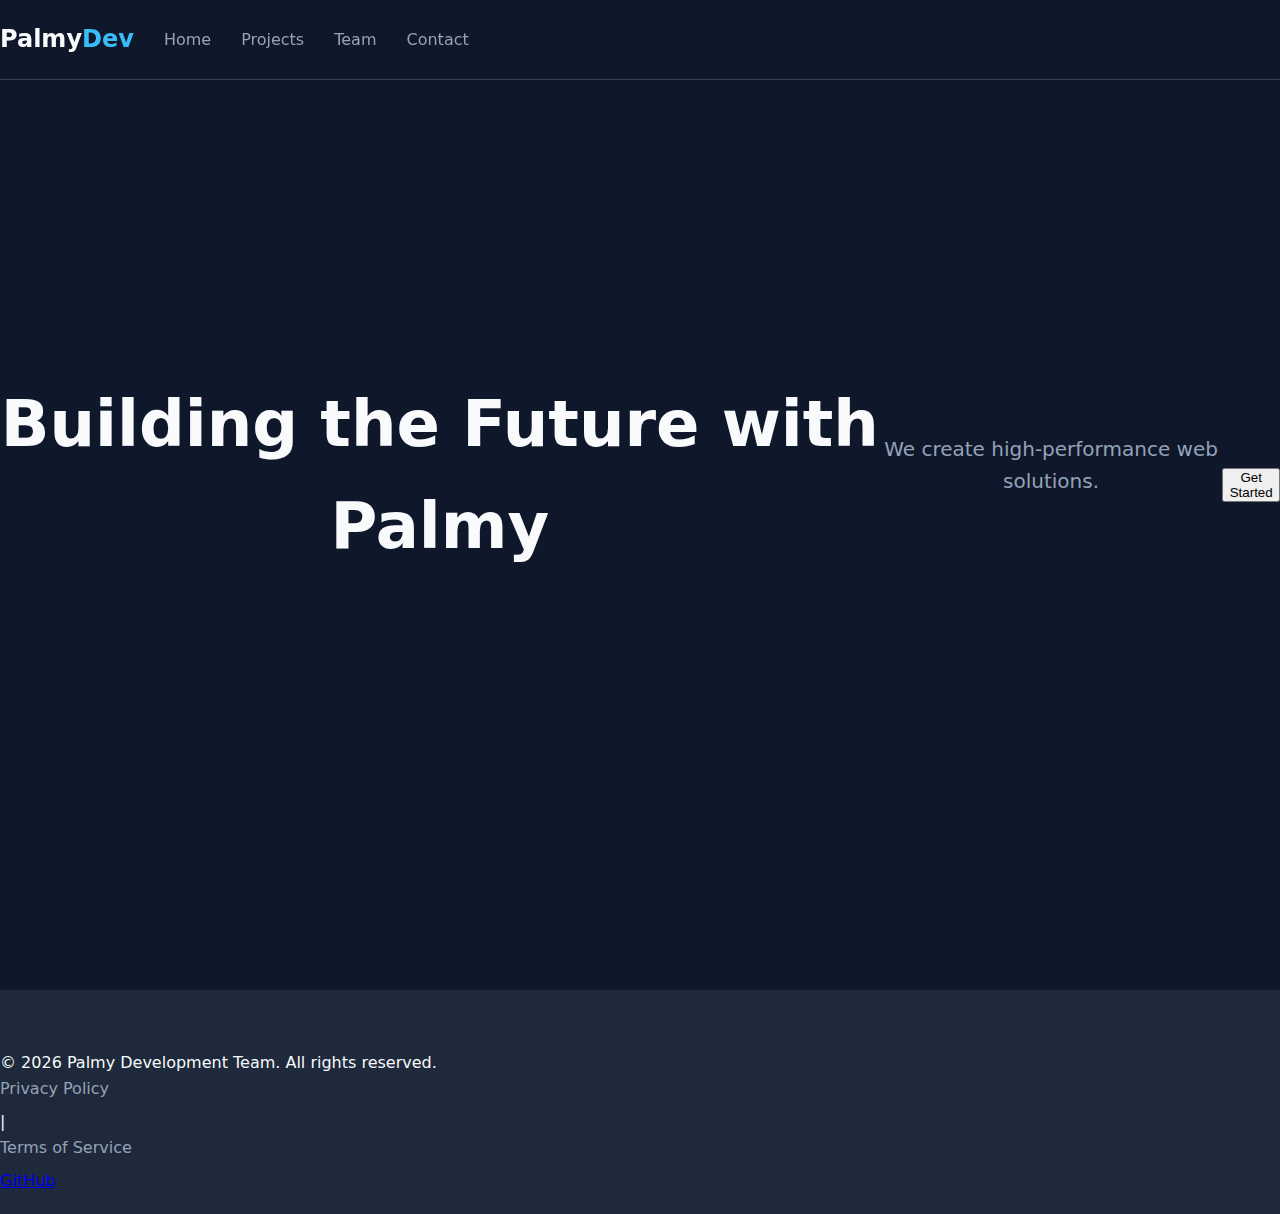
<file: index.html>
<!DOCTYPE html>
<html lang="en">
<head>
    <meta charset="UTF-8">
    <meta name="viewport" content="width=device-width, initial-scale=1.0">
    <title>Palmy Dev Team</title>
    <link rel="stylesheet" href="style.css">
</head>
<body>

    <nav class="navbar">
        <div class="logo">Palmy<span>Dev</span></div>
        <ul class="nav-links">
            <li><a href="#home">Home</a></li>
            <li><a href="#projects">Projects</a></li>
            <li><a href="#team">Team</a></li>
            <li><a href="#contact">Contact</a></li>
        </ul>
    </nav>

    <main>
        <section id="home" class="hero">
            <h1>Building the Future with Palmy</h1>
            <p>We create high-performance web solutions.</p>
            <button id="cta-btn">Get Started</button>
        </section>
    </main>

    <footer class="footer">
    <p>&copy; 2026 Palmy Development Team. All rights reserved.</p>
    <div class="footer-links">
        <a href="privacy.html">Privacy Policy</a> | 
        <a href="terms.html">Terms of Service</a>
    </div>
    <div class="socials">
        <a href="#">GitHub</a>
    </div>
</footer>

    <script src="script.js"></script>
</body>
</html>
</file>
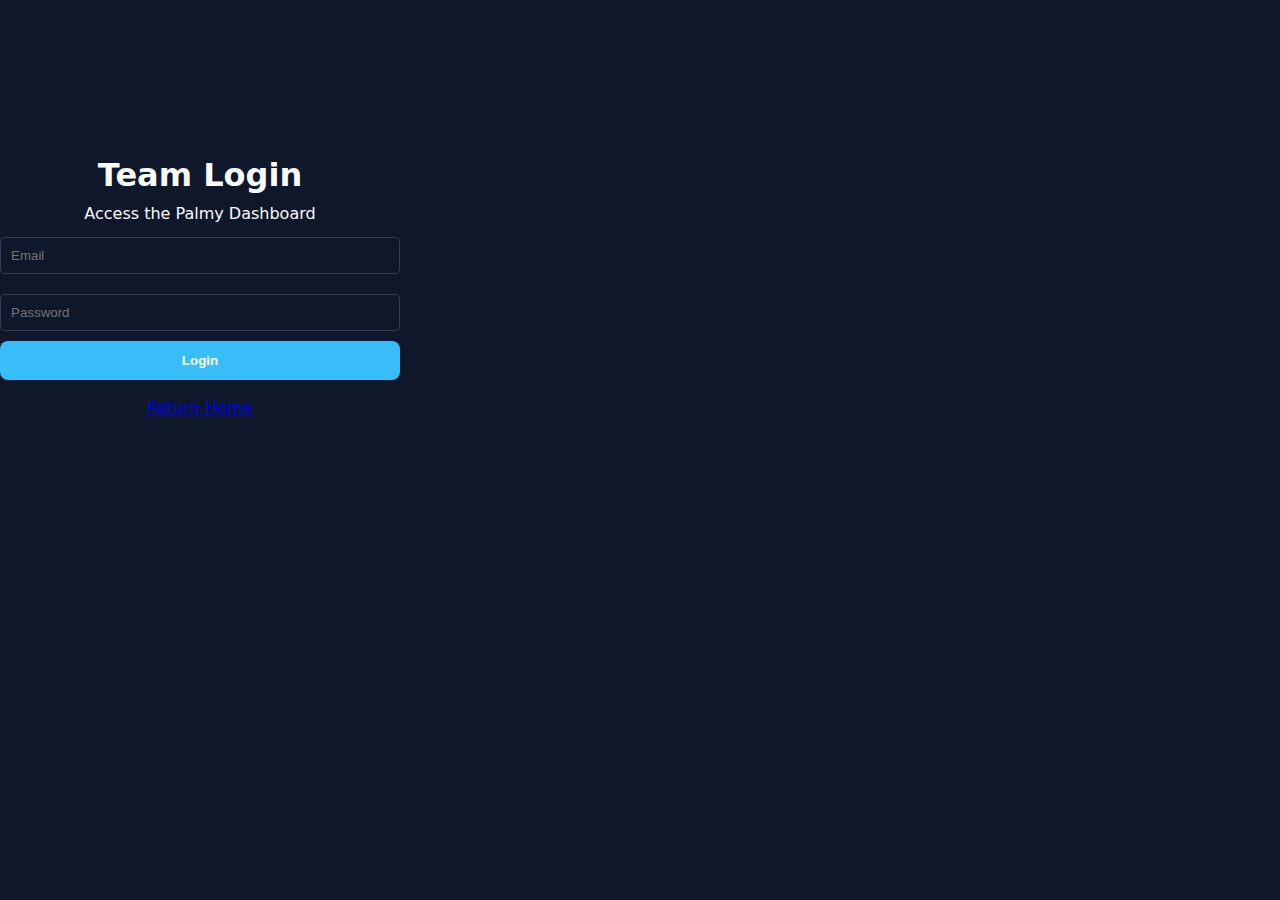
<file: login.html>
<!DOCTYPE html>
<html lang="en">
<head>
    <meta charset="UTF-8">
    <meta name="viewport" content="width=device-width, initial-scale=1.0">
    <title>Palmy Dev | Team Login</title>
    <link rel="stylesheet" href="style.css">
</head>
<body>
    <div class="legal-wrapper" style="max-width: 400px; margin-top: 150px; text-align: center;">
        <h1>Team Login</h1>
        <p>Access the Palmy Dashboard</p>
        
        <form id="login-form">
            <input type="email" id="email" placeholder="Email" required 
                   style="width: 100%; padding: 10px; margin: 10px 0; border-radius: 5px; border: 1px solid #334155; background: #0f172a; color: white;">
            <input type="password" id="password" placeholder="Password" required 
                   style="width: 100%; padding: 10px; margin: 10px 0; border-radius: 5px; border: 1px solid #334155; background: #0f172a; color: white;">
            <button type="submit" class="btn primary" style="width: 100%;">Login</button>
        </form>
        
        <p id="auth-message" style="margin-top: 15px; font-size: 0.8rem; color: #38bdf8;"></p>
        <a href="index.html" class="back-btn" style="margin-top: 20px;">Return Home</a>
    </div>

    <script type="module" src="script.js"></script>
</body>
</html>
</file>
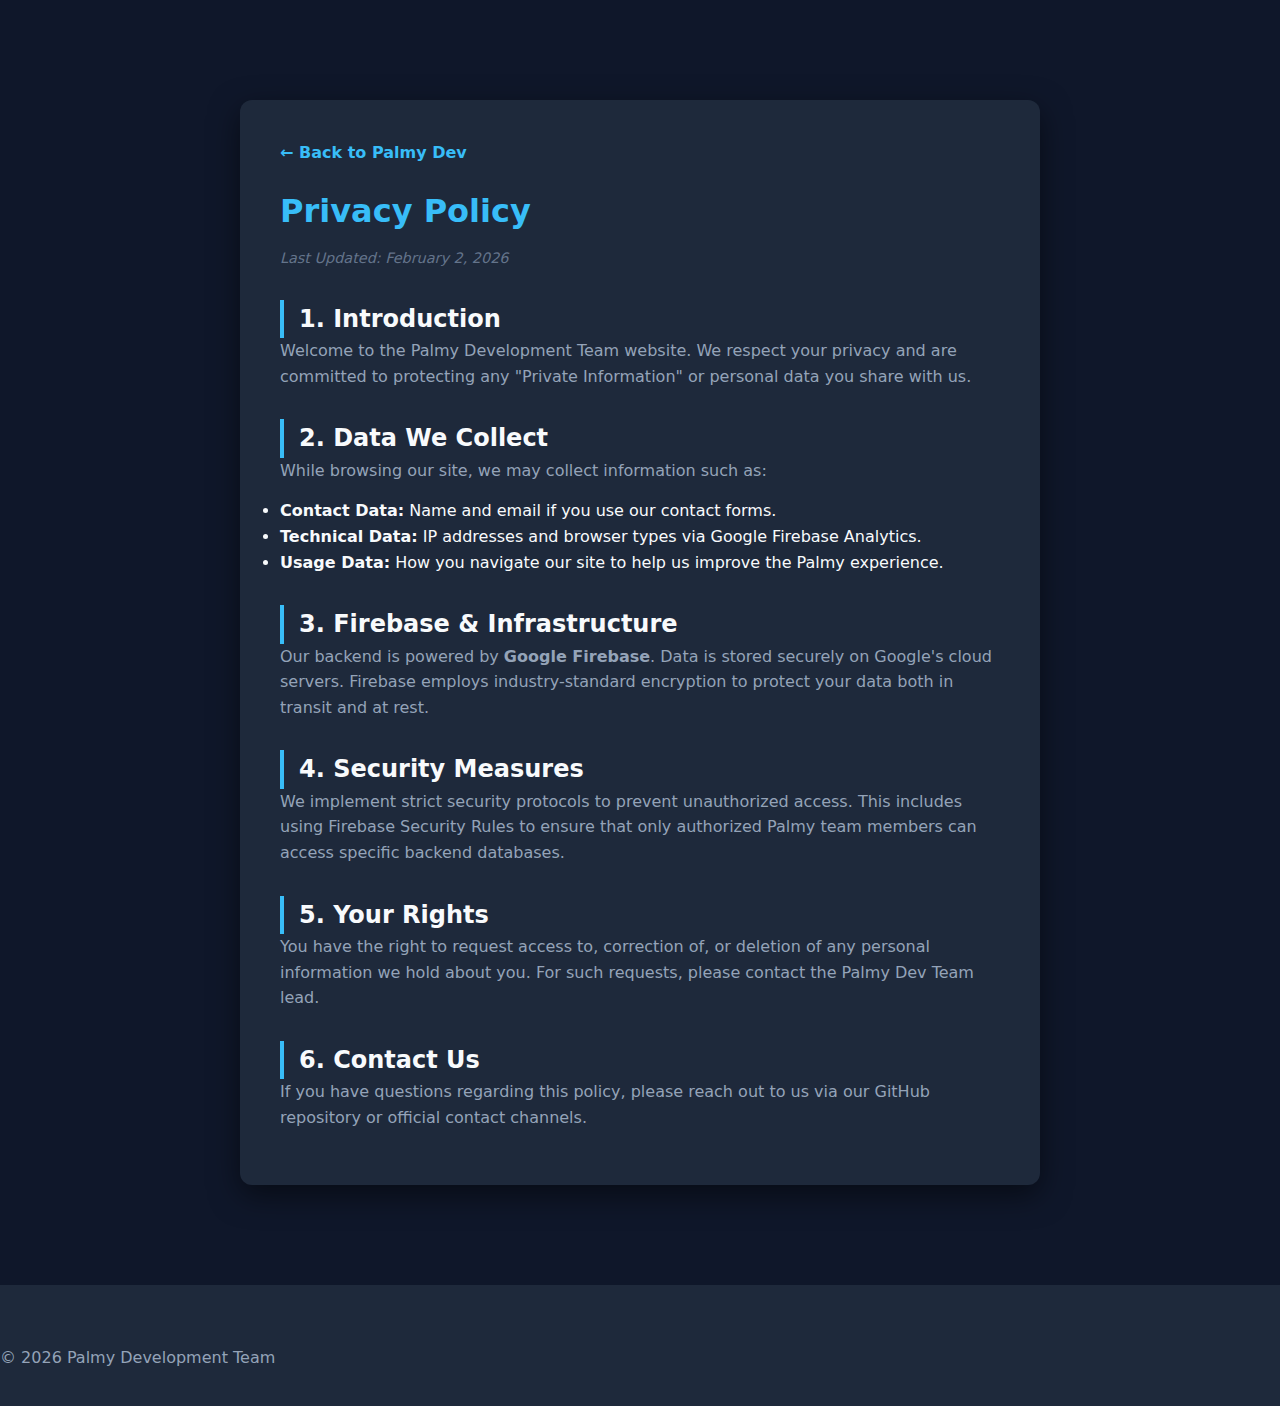
<file: private.html>
<!DOCTYPE html>
<html lang="en">
<head>
    <meta charset="UTF-8">
    <meta name="viewport" content="width=device-width, initial-scale=1.0">
    <title>Privacy Policy | Palmy Dev Team</title>
    <link rel="stylesheet" href="style.css">
    <style>
        /* Specific styles for legal pages */
        .legal-wrapper {
            max-width: 800px;
            margin: 100px auto;
            padding: 40px;
            background: #1e293b;
            border-radius: 12px;
            line-height: 1.6;
            box-shadow: 0 10px 30px rgba(0,0,0,0.5);
        }
        h1 { color: #38bdf8; margin-bottom: 10px; }
        h2 { color: #f8fafc; margin-top: 30px; border-left: 4px solid #38bdf8; padding-left: 15px; }
        p { color: #94a3b8; margin-bottom: 15px; }
        .last-updated { font-style: italic; font-size: 0.9rem; color: #64748b; }
        .back-btn {
            display: inline-block;
            margin-bottom: 20px;
            color: #38bdf8;
            text-decoration: none;
            font-weight: bold;
        }
        .back-btn:hover { text-decoration: underline; }
    </style>
</head>
<body>

    <div class="legal-wrapper">
        <a href="index.html" class="back-btn">← Back to Palmy Dev</a>
        <h1>Privacy Policy</h1>
        <p class="last-updated">Last Updated: February 2, 2026</p>

        <section>
            <h2>1. Introduction</h2>
            <p>Welcome to the Palmy Development Team website. We respect your privacy and are committed to protecting any "Private Information" or personal data you share with us.</p>
        </section>

        <section>
            <h2>2. Data We Collect</h2>
            <p>While browsing our site, we may collect information such as:</p>
            <ul>
                <li><strong>Contact Data:</strong> Name and email if you use our contact forms.</li>
                <li><strong>Technical Data:</strong> IP addresses and browser types via Google Firebase Analytics.</li>
                <li><strong>Usage Data:</strong> How you navigate our site to help us improve the Palmy experience.</li>
            </ul>
        </section>

        <section>
            <h2>3. Firebase & Infrastructure</h2>
            <p>Our backend is powered by <strong>Google Firebase</strong>. Data is stored securely on Google's cloud servers. Firebase employs industry-standard encryption to protect your data both in transit and at rest.</p>
        </section>

        <section>
            <h2>4. Security Measures</h2>
            <p>We implement strict security protocols to prevent unauthorized access. This includes using Firebase Security Rules to ensure that only authorized Palmy team members can access specific backend databases.</p>
        </section>

        <section>
            <h2>5. Your Rights</h2>
            <p>You have the right to request access to, correction of, or deletion of any personal information we hold about you. For such requests, please contact the Palmy Dev Team lead.</p>
        </section>

        <section>
            <h2>6. Contact Us</h2>
            <p>If you have questions regarding this policy, please reach out to us via our GitHub repository or official contact channels.</p>
        </section>
    </div>

    <footer class="footer">
        <p>&copy; 2026 Palmy Development Team</p>
    </footer>

</body>
</html>
</file>
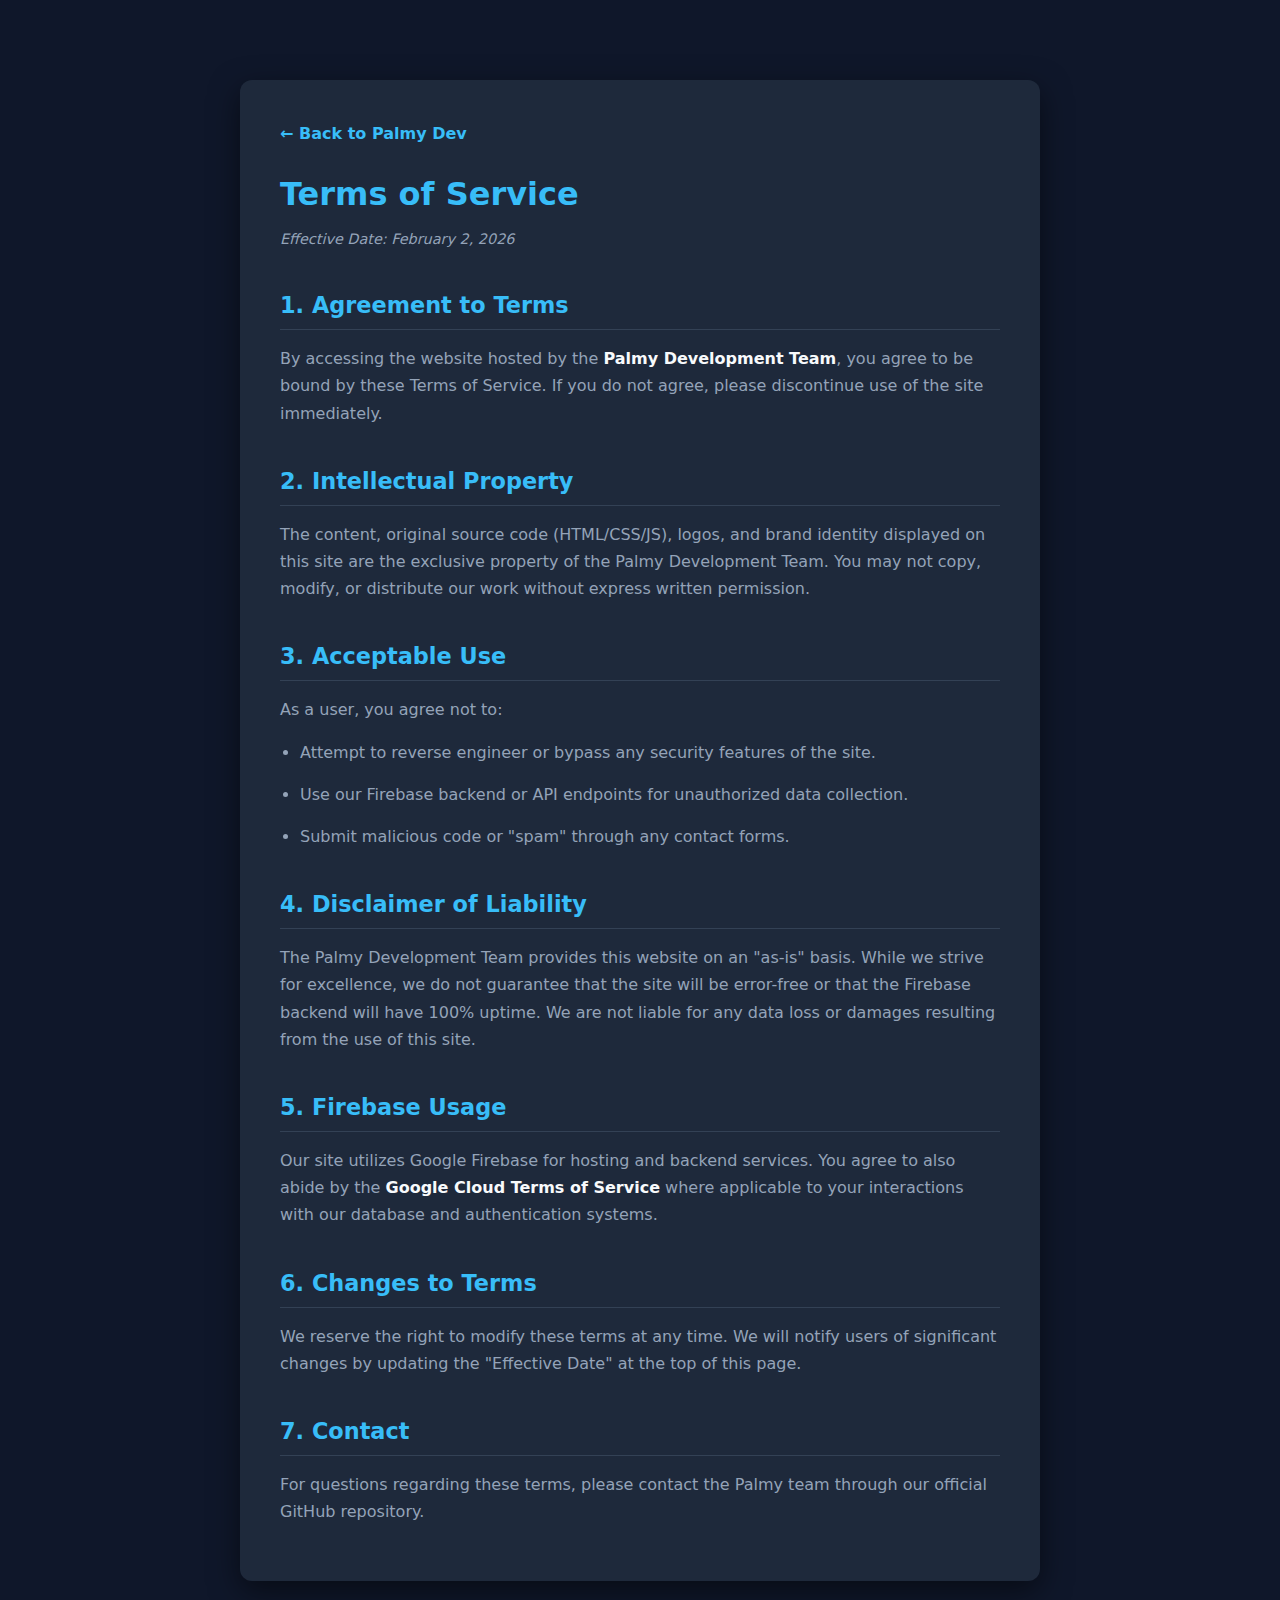
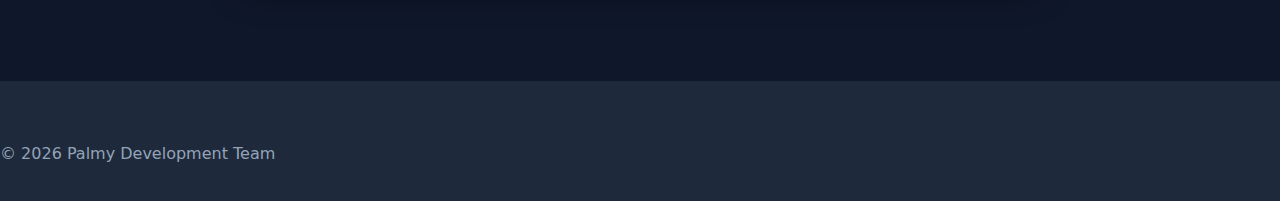
<file: term.html>
<!DOCTYPE html>
<html lang="en">
<head>
    <meta charset="UTF-8">
    <meta name="viewport" content="width=device-width, initial-scale=1.0">
    <title>Terms of Service | Palmy Dev Team</title>
    <link rel="stylesheet" href="style.css">
    <style>
        /* Shared styling with your privacy page for consistency */
        .legal-wrapper {
            max-width: 800px;
            margin: 80px auto;
            padding: 40px;
            background: #1e293b;
            border-radius: 12px;
            line-height: 1.7;
            box-shadow: 0 10px 30px rgba(0,0,0,0.5);
            color: #f8fafc;
        }
        h1 { color: #38bdf8; margin-bottom: 5px; }
        h2 { 
            color: #38bdf8; 
            font-size: 1.4rem; 
            margin-top: 35px; 
            margin-bottom: 15px;
            border-bottom: 1px solid #334155;
            padding-bottom: 5px;
        }
        p, li { color: #94a3b8; margin-bottom: 15px; }
        ul { margin-left: 20px; }
        .back-btn {
            display: inline-block;
            margin-bottom: 20px;
            color: #38bdf8;
            text-decoration: none;
            font-weight: bold;
            transition: 0.2s;
        }
        .back-btn:hover { opacity: 0.8; }
        .highlight { color: #f8fafc; font-weight: 600; }
    </style>
</head>
<body>

    <div class="legal-wrapper">
        <a href="index.html" class="back-btn">← Back to Palmy Dev</a>
        <h1>Terms of Service</h1>
        <p style="font-style: italic; font-size: 0.9rem;">Effective Date: February 2, 2026</p>

        <section>
            <h2>1. Agreement to Terms</h2>
            <p>By accessing the website hosted by the <span class="highlight">Palmy Development Team</span>, you agree to be bound by these Terms of Service. If you do not agree, please discontinue use of the site immediately.</p>
        </section>

        <section>
            <h2>2. Intellectual Property</h2>
            <p>The content, original source code (HTML/CSS/JS), logos, and brand identity displayed on this site are the exclusive property of the Palmy Development Team. You may not copy, modify, or distribute our work without express written permission.</p>
        </section>

        <section>
            <h2>3. Acceptable Use</h2>
            <p>As a user, you agree not to:</p>
            <ul>
                <li>Attempt to reverse engineer or bypass any security features of the site.</li>
                <li>Use our Firebase backend or API endpoints for unauthorized data collection.</li>
                <li>Submit malicious code or "spam" through any contact forms.</li>
            </ul>
        </section>

        <section>
            <h2>4. Disclaimer of Liability</h2>
            <p>The Palmy Development Team provides this website on an "as-is" basis. While we strive for excellence, we do not guarantee that the site will be error-free or that the Firebase backend will have 100% uptime. We are not liable for any data loss or damages resulting from the use of this site.</p>
        </section>

        <section>
            <h2>5. Firebase Usage</h2>
            <p>Our site utilizes Google Firebase for hosting and backend services. You agree to also abide by the <span class="highlight">Google Cloud Terms of Service</span> where applicable to your interactions with our database and authentication systems.</p>
        </section>

        <section>
            <h2>6. Changes to Terms</h2>
            <p>We reserve the right to modify these terms at any time. We will notify users of significant changes by updating the "Effective Date" at the top of this page.</p>
        </section>

        <section>
            <h2>7. Contact</h2>
            <p>For questions regarding these terms, please contact the Palmy team through our official GitHub repository.</p>
        </section>
    </div>

    <footer class="footer">
        <p>&copy; 2026 Palmy Development Team</p>
    </footer>

</body>
</html>
</file>
<file: style.css>
:root {
    --bg-dark: #0f172a;
    --bg-card: #1e293b;
    --text-main: #f8fafc;
    --text-muted: #94a3b8;
    --accent: #38bdf8; /* Change this to Palmy's brand color */
    --accent-hover: #0ea5e9;
    --transition: all 0.3s ease;
}

* {
    margin: 0;
    padding: 0;
    box-sizing: border-box;
}

body {
    background-color: var(--bg-dark);
    color: var(--text-main);
    font-family: 'Inter', system-ui, sans-serif;
    line-height: 1.6;
}

.container {
    max-width: 1100px;
    margin: 0 auto;
    padding: 0 20px;
}

/* Navbar Styling */
.navbar {
    height: 80px;
    display: flex;
    align-items: center;
    background: rgba(15, 23, 42, 0.9);
    backdrop-filter: blur(10px);
    position: sticky;
    top: 0;
    z-index: 1000;
    border-bottom: 1px solid #334155;
}

.navbar .container {
    display: flex;
    justify-content: space-between;
    align-items: center;
    width: 100%;
}

.logo {
    font-size: 1.5rem;
    font-weight: 800;
    text-decoration: none;
    color: var(--text-main);
}

.logo span { color: var(--accent); }

.nav-links {
    display: flex;
    list-style: none;
}

.nav-links li { margin-left: 30px; }

.nav-links a {
    text-decoration: none;
    color: var(--text-muted);
    font-weight: 500;
    transition: var(--transition);
}

.nav-links a:hover { color: var(--accent); }

/* Hero Section */
.hero {
    height: 90vh;
    display: flex;
    align-items: center;
    text-align: center;
}

.hero h1 {
    font-size: 4rem;
    margin-bottom: 20px;
}

.accent { color: var(--accent); }

.hero p {
    font-size: 1.25rem;
    color: var(--text-muted);
    max-width: 700px;
    margin: 0 auto 40px;
}

.hero-btns {
    display: flex;
    justify-content: center;
    gap: 15px;
}

/* Button Styling */
.btn {
    padding: 12px 28px;
    border-radius: 8px;
    font-weight: 600;
    cursor: pointer;
    transition: var(--transition);
    border: none;
}

.btn.primary { background: var(--accent); color: white; }
.btn.primary:hover { background: var(--accent-hover); }

.btn.secondary { background: transparent; color: white; border: 1px solid #334155; }
.btn.secondary:hover { background: #1e293b; }

/* Footer */
.footer {
    background: var(--bg-card);
    padding: 60px 0 20px;
    margin-top: 100px;
}

.footer-grid {
    display: grid;
    grid-template-columns: 2fr 1fr;
    gap: 40px;
    padding-bottom: 40px;
    border-bottom: 1px solid #334155;
}

.footer-links h4 { margin-bottom: 15px; }
.footer-links a {
    display: block;
    color: var(--text-muted);
    text-decoration: none;
    margin-bottom: 8px;
}

.footer-bottom {
    text-align: center;
    padding-top: 20px;
    color: var(--text-muted);
    font-size: 0.9rem;
}

/* Mobile Responsiveness */
@media (max-width: 768px) {
    .nav-links { display: none; } /* Hide for simplicity, or add JS toggle */
    .hero h1 { font-size: 2.5rem; }
}
</file>
